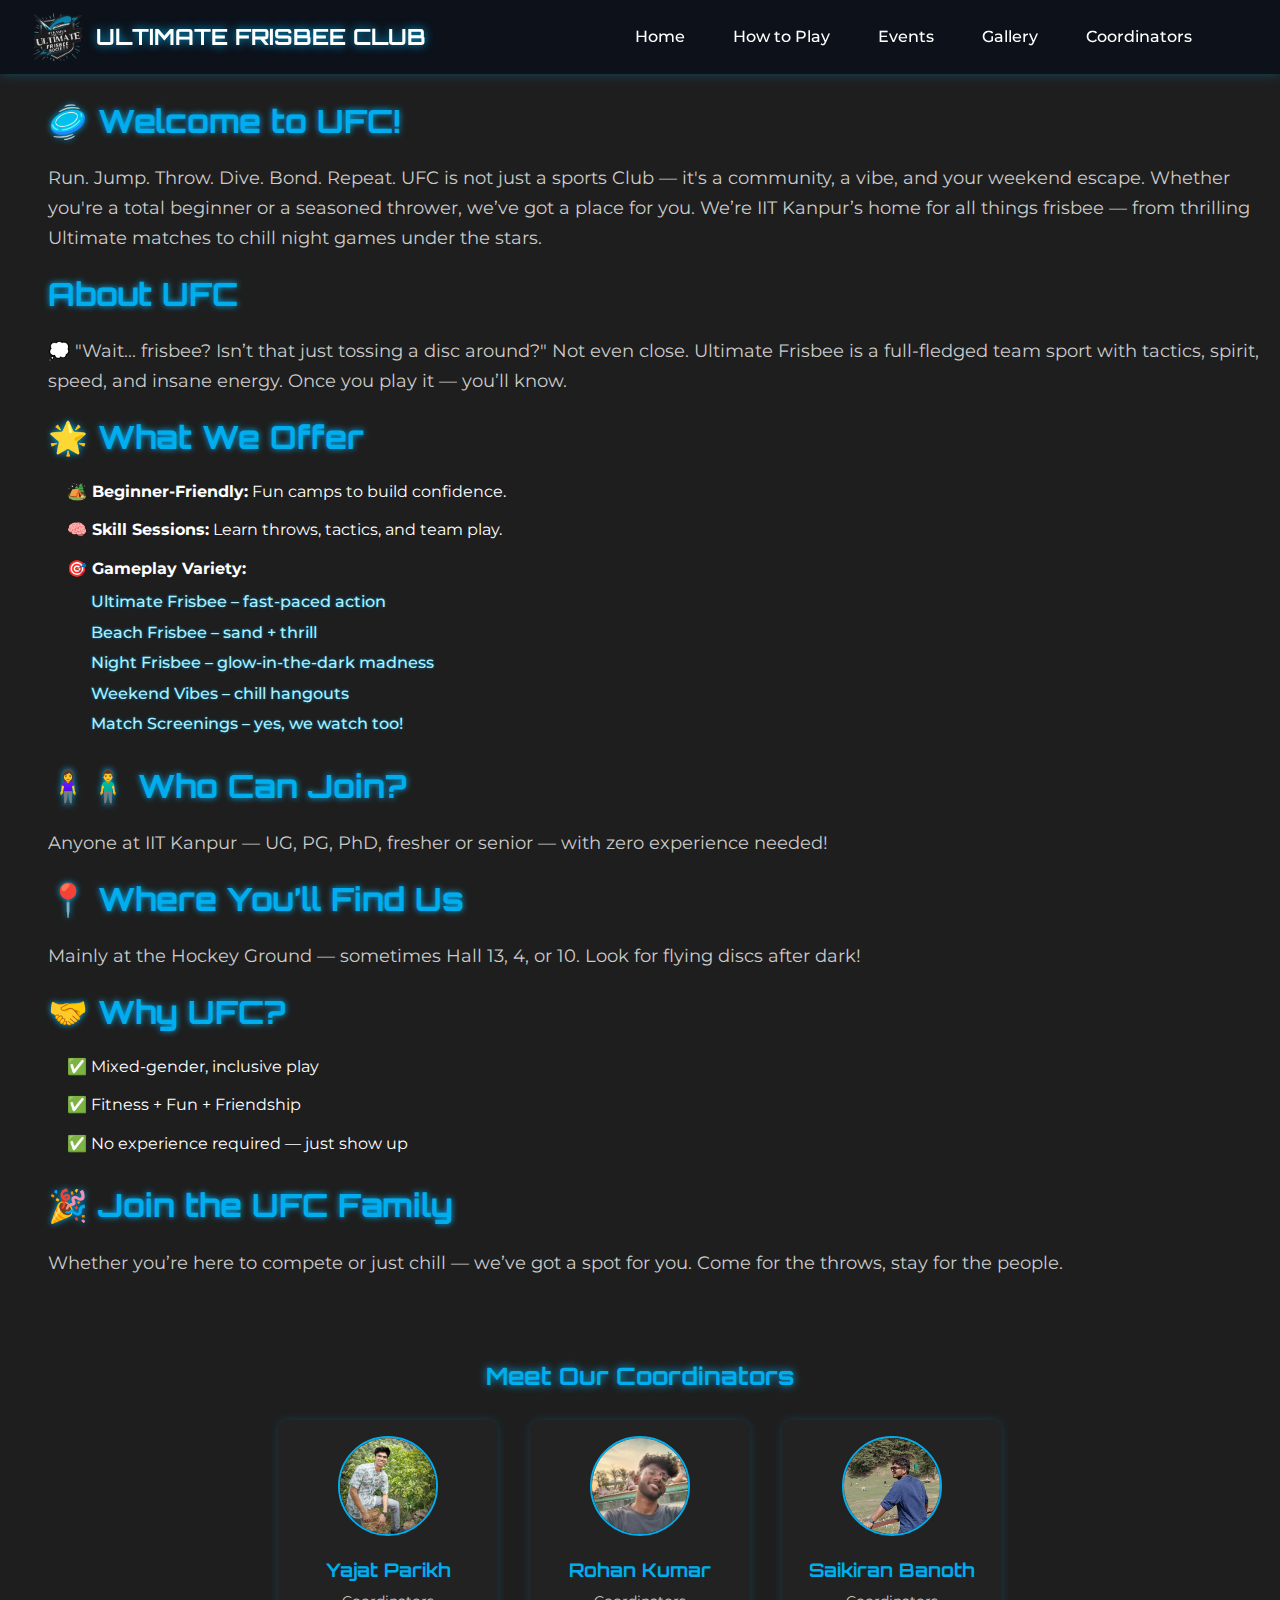
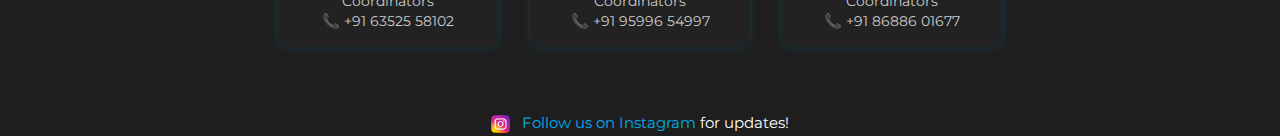
<file: index.html>
<!DOCTYPE html>
<html lang="en">
<head>
  <meta charset="UTF-8" />
  <meta name="viewport" content="width=device-width, initial-scale=1.0"/>
  <title>Ultimate Frisbee Club | IIT Kanpur</title>
  <link href="https://fonts.googleapis.com/css2?family=Orbitron:wght@600&family=Montserrat&display=swap" rel="stylesheet">
  <link rel="stylesheet" href="style.css" />
</head>
<body>
 <header class="ufs-navbar">
  <div class="ufs-logo-title">
    <img src="images/logos/logo.jpg" alt="UFS Logo" class="ufs-logo" />
    <span class="ufs-title">ULTIMATE FRISBEE CLUB</span>
  </div>
  <!-- 🔽 Added hamburger toggle button -->
  <button class="nav-toggle" onclick="toggleNav()">☰</button>

  <nav class="ufs-nav">
    <ul class="ufs-nav-links" id="ufsNavLinks">
      <li><a href="index.html">Home</a></li>
      <li><a href="rules.html">How to Play</a></li>
      <li><a href="events.html">Events</a></li>
      <li><a href="gallery.html">Gallery</a></li>
      <li><a href="team.html">Coordinators</a></li>
    </ul>
  </nav>
</header>
  <section id="home" class="home-section">
  <h2>🥏 Welcome to UFC!</h2>
  <p>Run. Jump. Throw. Dive. Bond. Repeat.
UFC is not just a sports Club — it's a community, a vibe, and your weekend escape. Whether you're a total beginner or a seasoned thrower, we’ve got a place for you. We’re IIT Kanpur’s home for all things frisbee — from thrilling Ultimate matches to chill night games under the stars.
</p>
</section>
<section id="about" class="page-section">
  <h2>About UFC</h2>
  <p>
    💭 "Wait... frisbee? Isn’t that just tossing a disc around?"
Not even close.
Ultimate Frisbee is a full-fledged team sport with tactics, spirit, speed, and insane energy. Once you play it — you’ll know.
  </p>
  <h2>🌟 What We Offer</h2>
  <ul>
  <li><strong>🏕️ Beginner-Friendly:</strong> Fun camps to build confidence.</li>
  <li><strong>🧠 Skill Sessions:</strong> Learn throws, tactics, and team play.</li>
  <li>
    <strong>🎯 Gameplay Variety:</strong>
    <ul>
      <h4>Ultimate Frisbee – fast-paced action</h4>
      <h4>Beach Frisbee – sand + thrill</h4>
      <h4>Night Frisbee – glow-in-the-dark madness</h4>
      <h4>Weekend Vibes – chill hangouts</h4>
      <h4>Match Screenings – yes, we watch too!</h4>
    </ul>
  </li>
</ul>

  <h2>🧍‍♀️🧍‍♂️ Who Can Join?</h2>
  <p>Anyone at IIT Kanpur — UG, PG, PhD, fresher or senior — with zero experience needed!</p>

  <h2>📍 Where You’ll Find Us</h2>
  <p>Mainly at the Hockey Ground — sometimes Hall 13, 4, or 10. Look for flying discs after dark!</p>

  <h2>🤝 Why UFC?</h2>
  <ul>
    <li>✅ Mixed-gender, inclusive play</li>
    <li>✅ Fitness + Fun + Friendship</li>
    <li>✅ No experience required — just show up</li>
  </ul>

  <h2>🎉 Join the UFC Family</h2>
  <p>Whether you’re here to compete or just chill — we’ve got a spot for you. Come for the throws, stay for the people.</p>
</section>
<section class="contact-section">
  <h2>Meet Our Coordinators</h2>
  <div class="contact-cards">
    <div class="contact-card">
      <img src="images/team/yajat.jpeg" alt="Yajat Parikh" />
      <h3>Yajat Parikh</h3>
      <p class="desc">Coordinators<br>📞 +91 63525 58102</p>
    </div>
    <div class="contact-card">
      <img src="images/team/rohan.jpeg" alt="Rohan Kumar" />
      <h3>Rohan Kumar</h3>
      <p class="desc">Coordinators<br>📞 +91 95996 54997</p>
    </div>
    <div class="contact-card">
      <img src="images/team/saikiran.jpg" alt="Saikiran Banoth" />
      <h3>Saikiran Banoth</h3>
      <p class="desc">Coordinators<br>📞 +91 86886 01677</p>
    </div>
  </div>
</section>

<div class="footer">
  <p>
    <img src="images/logos/instagram.png" alt="Instagram" class="icon">
    <a href="https://www.instagram.com/ultimatefrisbee_iitk/" target="_blank">Follow us on Instagram</a> for updates!
  </p>
</div>
  <script src="script.js"></script>
</body>
</html>
</file>
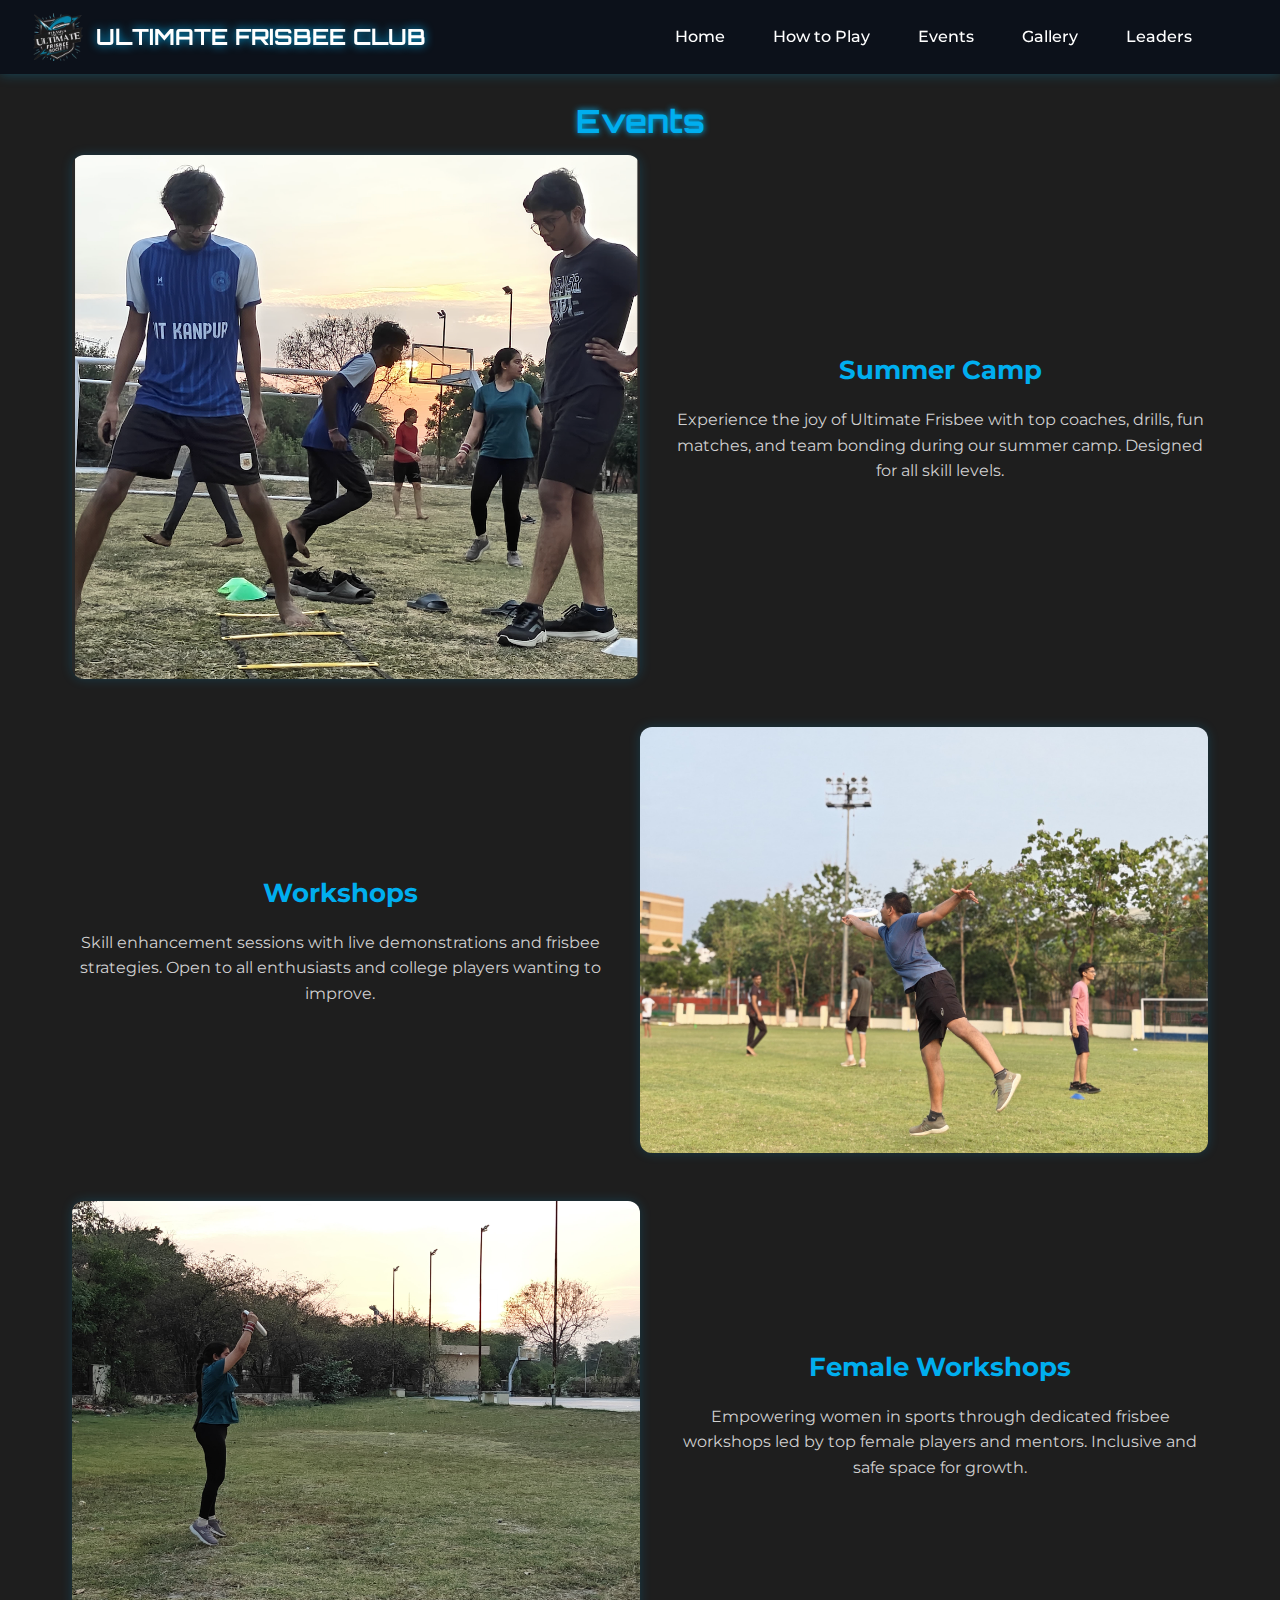
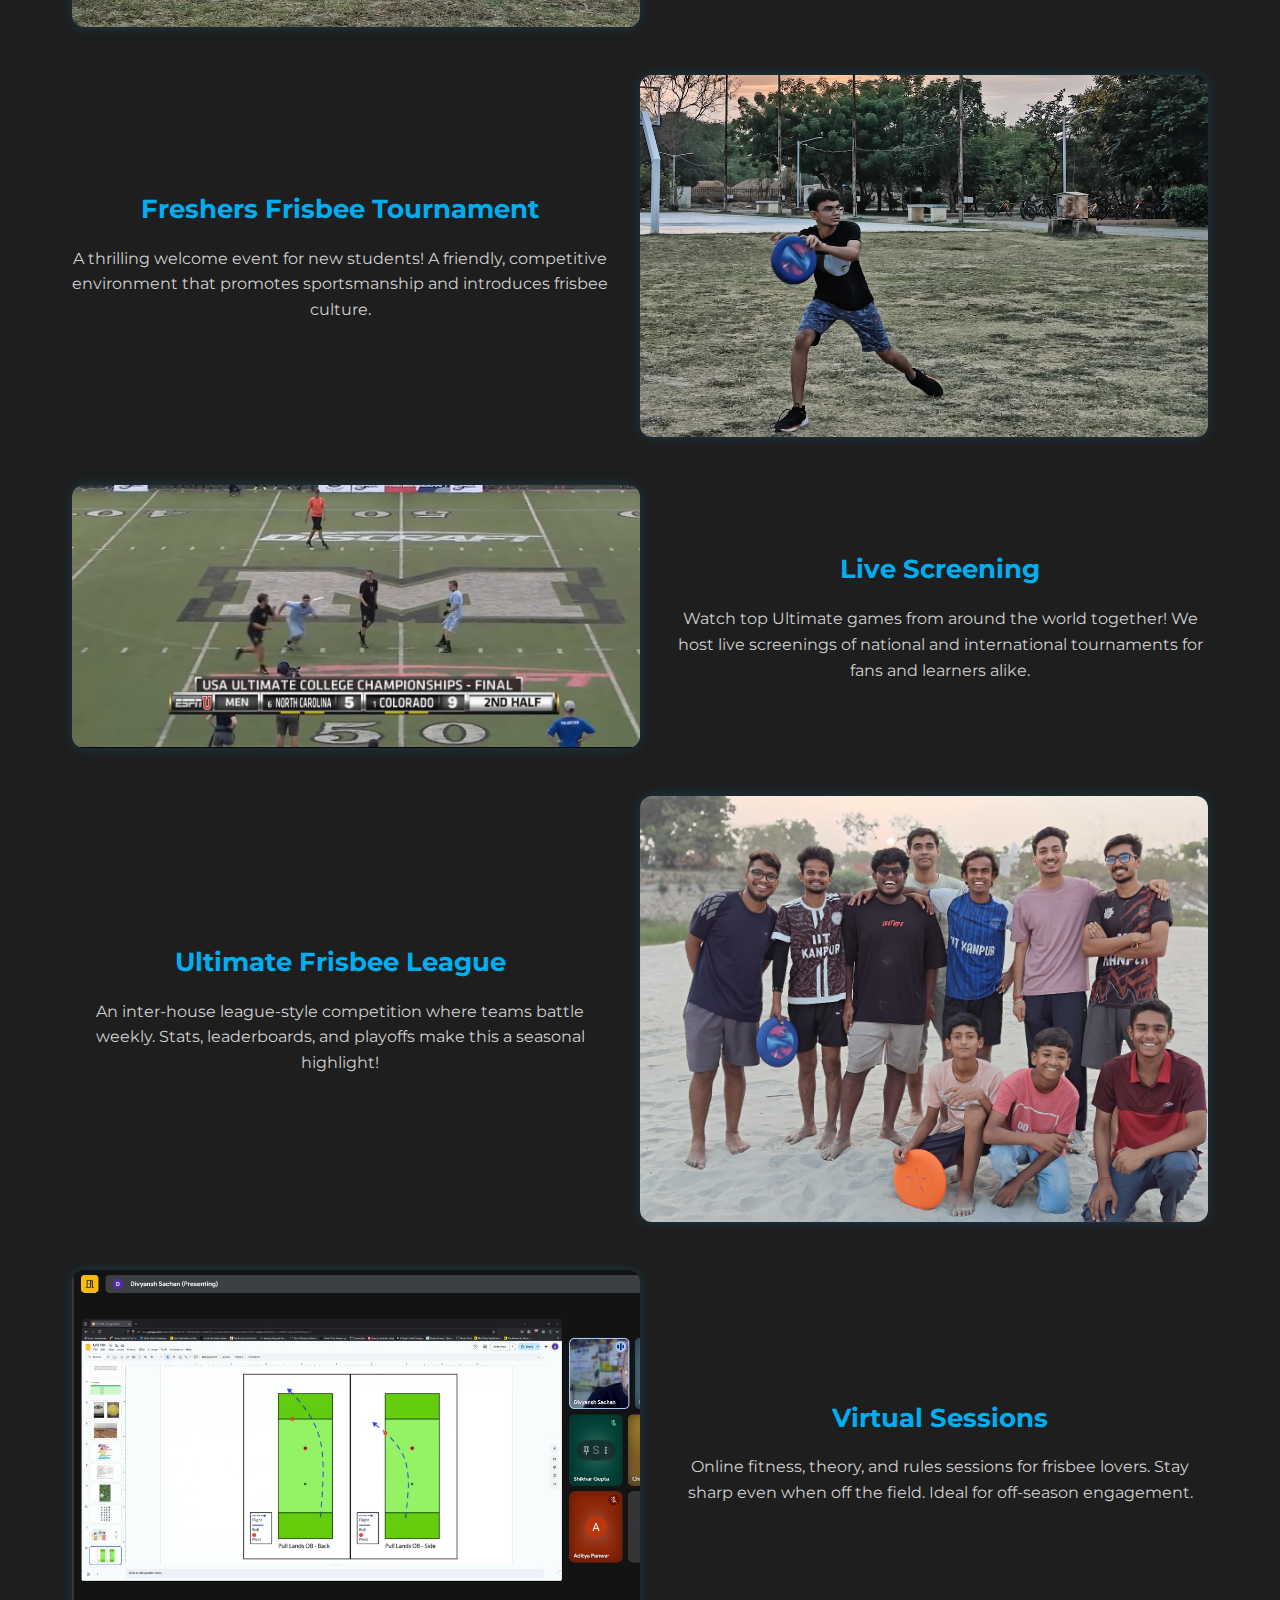
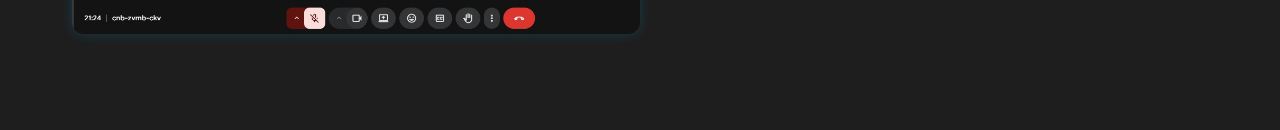
<file: events.html>
<!DOCTYPE html>
<html lang="en">
<head>
  <meta charset="UTF-8" />
  <meta name="viewport" content="width=device-width, initial-scale=1.0"/>
  <title>UFS Events</title>
  <link href="https://fonts.googleapis.com/css2?family=Orbitron:wght@600&family=Montserrat&display=swap" rel="stylesheet">
  <link rel="stylesheet" href="style.css" />
</head>
<body>
  <!-- Navbar -->
  <nav class="ufs-navbar">
    <div class="ufs-logo-title">
      <img src="images/logos/logo.jpg" alt="UFS Logo" class="ufs-logo" />
      <span class="ufs-title">ULTIMATE FRISBEE CLUB</span>
    </div>
    <button class="nav-toggle" onclick="toggleNav()">☰</button>
    <div class="ufs-nav">
      <ul class="ufs-nav-links" id="ufsNavLinks">
        <li><a href="index.html">Home</a></li>
        <li><a href="rules.html">How to Play</a></li>
        <li><a href="events.html">Events</a></li>
        <li><a href="gallery.html">Gallery</a></li>
        <li><a href="team.html">Leaders</a></li>
      </ul>
    </div>
  </nav>
  <!-- Events -->
  <main class="events-section">
    <h2 class="events-heading">Events</h2>

    <div class="event-block">
      <img src="images/events/summerCamp.png" alt="Summer Camp" class="event-img" />
      <div class="event-content">
        <h3>Summer Camp</h3>
        <p>Experience the joy of Ultimate Frisbee with top coaches, drills, fun matches, and team bonding during our summer camp. Designed for all skill levels.</p>
      </div>
    </div>

    <div class="event-block reverse">
      <img src="images/events/workshop.jpg" alt="Workshops" class="event-img" />
      <div class="event-content">
        <h3>Workshops</h3>
        <p>Skill enhancement sessions with live demonstrations and frisbee strategies. Open to all enthusiasts and college players wanting to improve.</p>
      </div>
    </div>

    <div class="event-block">
      <img src="images/events/WhatsApp Image 2025-05-29 at 22.11.07.jpeg" alt="Female Workshops" class="event-img" />
      <div class="event-content">
        <h3>Female Workshops</h3>
        <p>Empowering women in sports through dedicated frisbee workshops led by top female players and mentors. Inclusive and safe space for growth.</p>
      </div>
    </div>

    <div class="event-block reverse">
      <img src="images/events/WhatsApp Image 2025-05-29 at 22.11.06.jpeg" alt="Freshers Tournament" class="event-img" />
      <div class="event-content">
        <h3>Freshers Frisbee Tournament</h3>
        <p>A thrilling welcome event for new students! A friendly, competitive environment that promotes sportsmanship and introduces frisbee culture.</p>
      </div>
    </div>

    <div class="event-block">
      <img src="images/events/screening.jpg" alt="Live Screening" class="event-img" />
      <div class="event-content">
        <h3>Live Screening</h3>
        <p>Watch top Ultimate games from around the world together! We host live screenings of national and international tournaments for fans and learners alike.</p>
      </div>
    </div>

    <div class="event-block reverse">
      <img src="images/events/ultimate frisbee league.jpg" alt="Frisbee League" class="event-img" />
      <div class="event-content">
        <h3>Ultimate Frisbee League</h3>
        <p>An inter-house league-style competition where teams battle weekly. Stats, leaderboards, and playoffs make this a seasonal highlight!</p>
      </div>
    </div>

    <div class="event-block">
      <img src="images/events/virtualSession.jpg" alt="Virtual Sessions" class="event-img" />
      <div class="event-content">
        <h3>Virtual Sessions</h3>
        <p>Online fitness, theory, and rules sessions for frisbee lovers. Stay sharp even when off the field. Ideal for off-season engagement.</p>
      </div>
    </div>
  </main>

  <script src="script.js"></script>
</body>
</html>
</file>
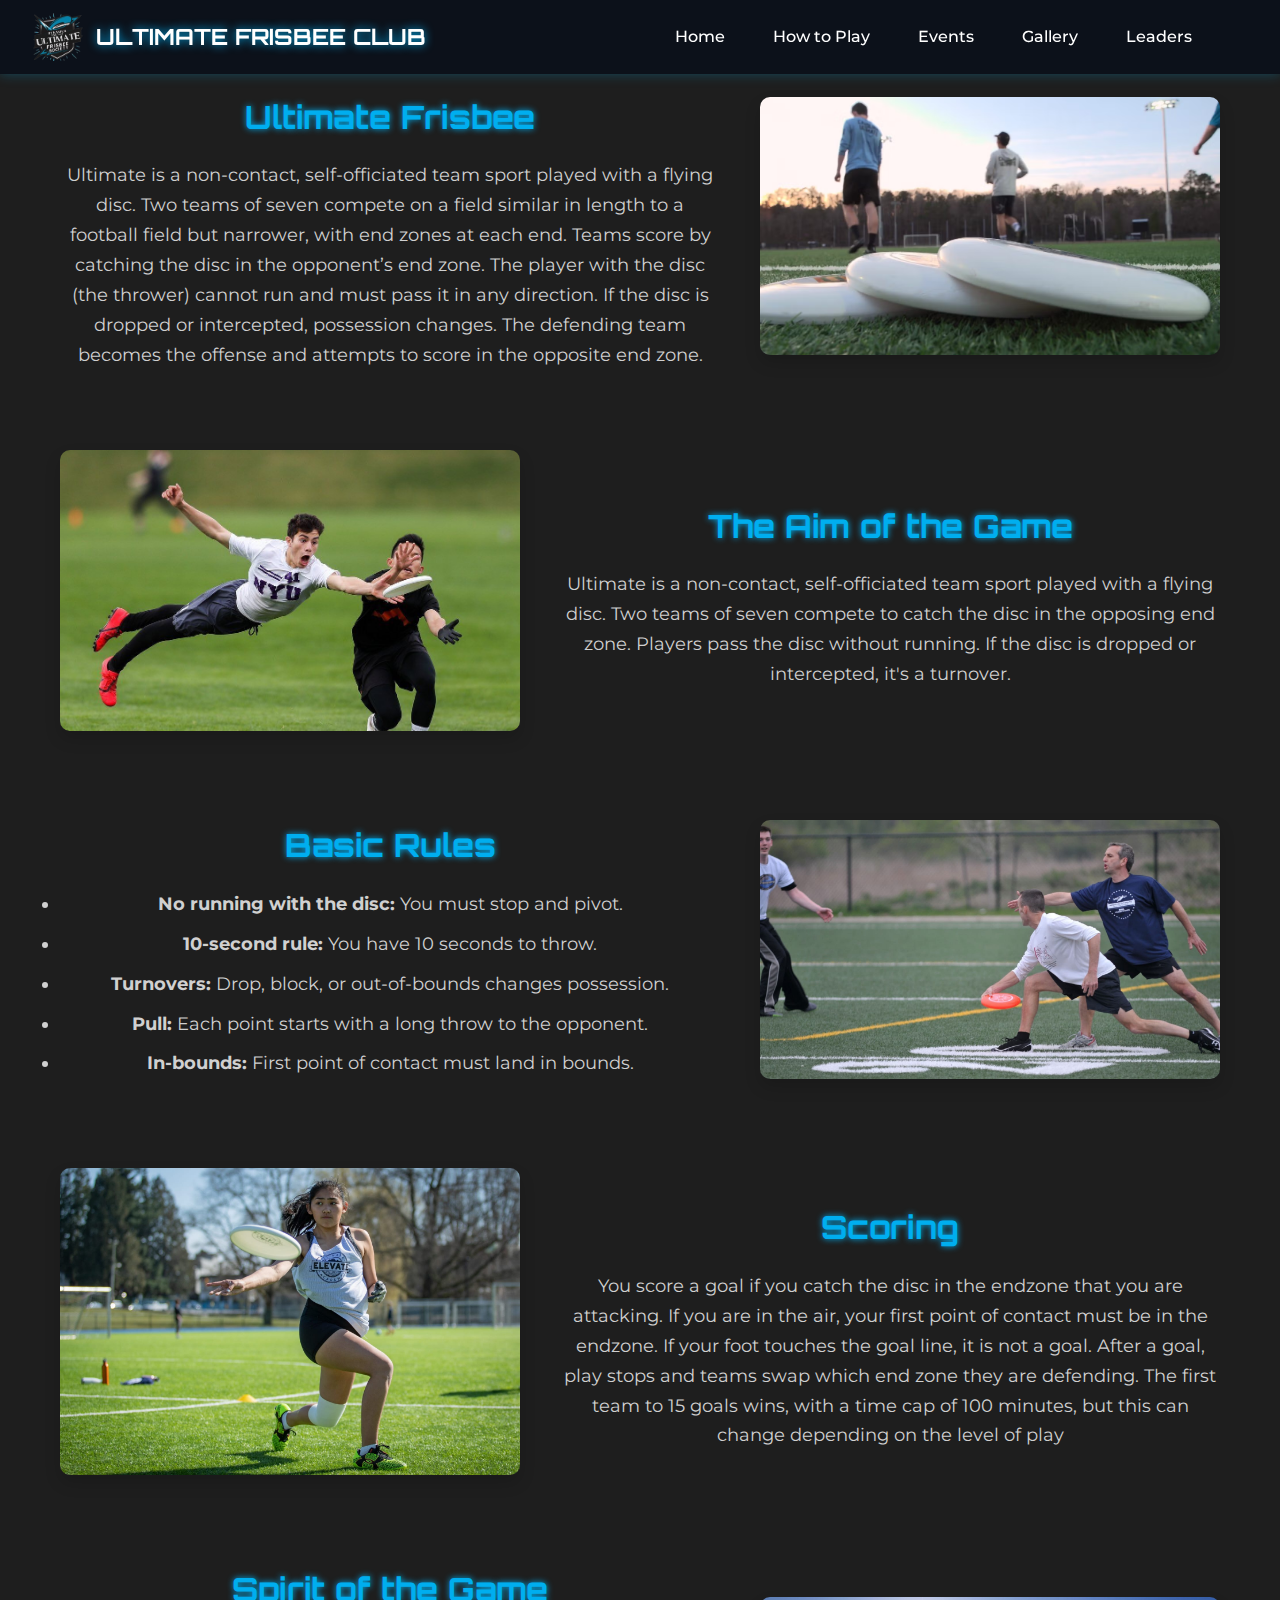
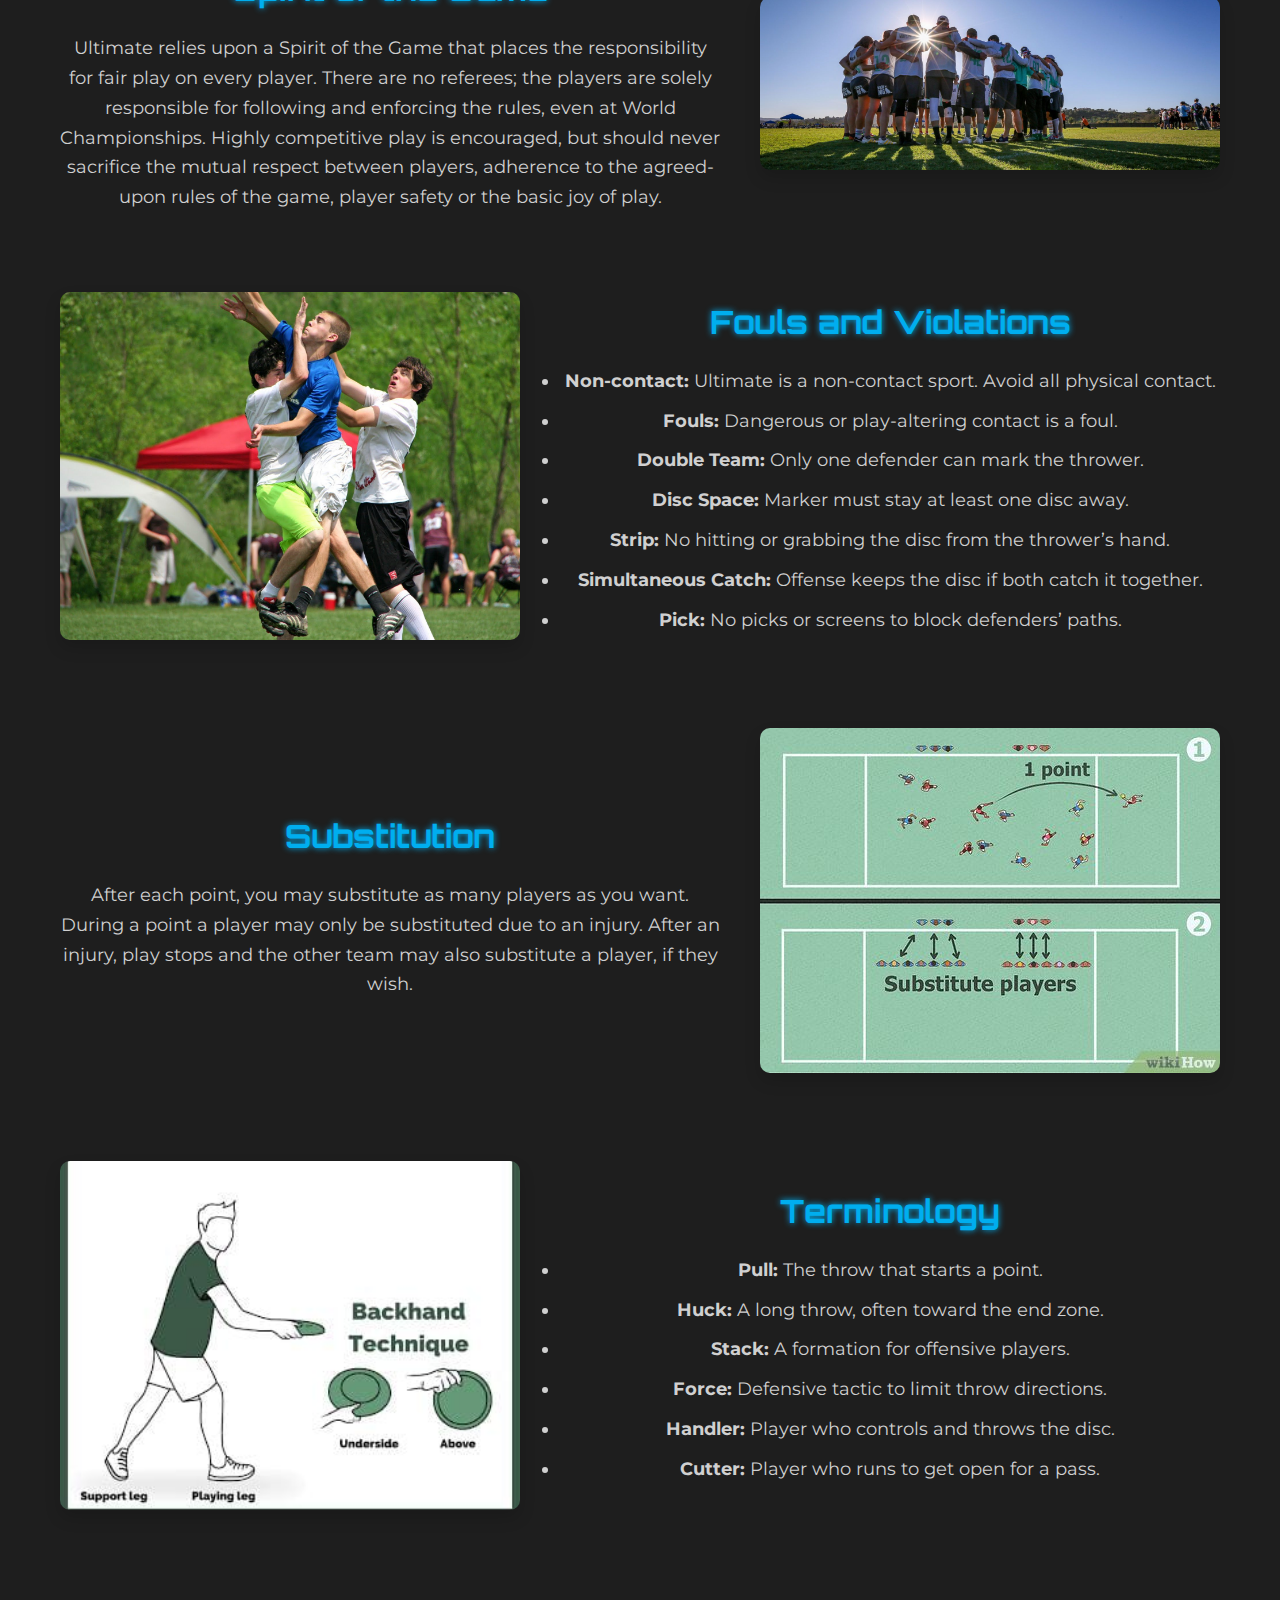
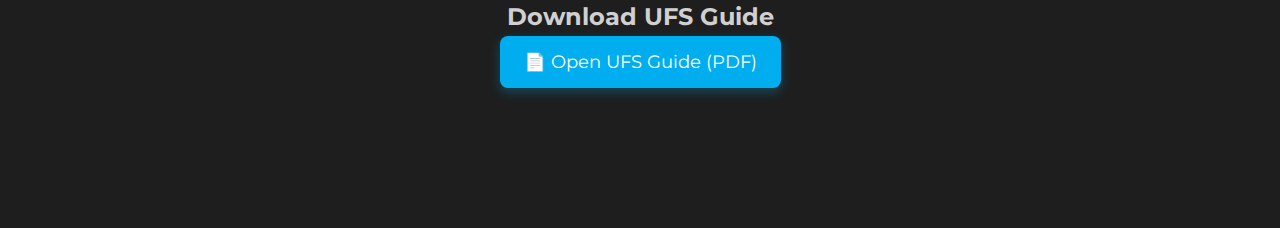
<file: rules.html>
<!DOCTYPE html>
<html lang="en">
<head>
  <meta charset="UTF-8" />
  <meta name="viewport" content="width=device-width, initial-scale=1.0"/>
  <title>Ultimate Frisbee Society | IIT Kanpur</title>
  <link href="https://fonts.googleapis.com/css2?family=Orbitron:wght@600&family=Montserrat&display=swap" rel="stylesheet">
  <link rel="stylesheet" href="style.css" />
</head>
<body class="rulesBody">
  <header class="ufs-navbar">
    <div class="ufs-logo-title">
      <img src="images/logos/logo.jpg" alt="UFS Logo" class="ufs-logo" />
      <span class="ufs-title">ULTIMATE FRISBEE CLUB</span>
    </div>
    <button class="nav-toggle" onclick="toggleNav()">☰</button>
    <nav class="ufs-nav">
      <ul class="ufs-nav-links" id="ufsNavLinks">
        <li><a href="index.html">Home</a></li>
        <li><a href="rules.html">How to Play</a></li>
        <li><a href="events.html">Events</a></li>
        <li><a href="gallery.html">Gallery</a></li>
        <li><a href="team.html">Leaders</a></li>
      </ul>
    </nav>
  </header>

  <main class="ufs-wrapper">
    <section class="ufs-section">
      <div class="section-content">
        <div class="ufs-text">
          <h2>Ultimate Frisbee</h2>
          <p>Ultimate is a non-contact, self-officiated team sport played with a flying disc. Two teams of seven compete on a field similar in length to a football field but narrower, with end zones at each end. Teams score by catching the disc in the opponent’s end zone. The player with the disc (the thrower) cannot run and must pass it in any direction. If the disc is dropped or intercepted, possession changes. The defending team becomes the offense and attempts to score in the opposite end zone.</p>
        </div>
        <div class="ufs-img">
          <img src="images/howToPlay/pic1.avif" alt="Frisbee action shot" />
        </div>
      </div>
    </section>

    <section class="ufs-section">
      <div class="section-content reverse">
        <div class="ufs-text">
          <h2>The Aim of the Game</h2>
          <p>Ultimate is a non-contact, self-officiated team sport played with a flying disc. Two teams of seven compete to catch the disc in the opposing end zone. Players pass the disc without running. If the disc is dropped or intercepted, it's a turnover.</p>
        </div>
        <div class="ufs-img">
          <img src="images/howToPlay/pic2.jpg" alt="Aim of game" />
        </div>
      </div>
    </section>

    <section class="ufs-section">
      <div class="section-content">
        <div class="ufs-text">
          <h2>Basic Rules</h2>
          <ul>
            <li><strong>No running with the disc:</strong> You must stop and pivot.</li>
            <li><strong>10-second rule:</strong> You have 10 seconds to throw.</li>
            <li><strong>Turnovers:</strong> Drop, block, or out-of-bounds changes possession.</li>
            <li><strong>Pull:</strong> Each point starts with a long throw to the opponent.</li>
            <li><strong>In-bounds:</strong> First point of contact must land in bounds.</li>
          </ul>
        </div>
        <div class="ufs-img">
          <img src="images/howToPlay/PHOTO-2025-06-23-14-43-50.jpg" alt="Rules" />
        </div>
      </div>
    </section>

    <section class="ufs-section">
      <div class="section-content reverse">
        <div class="ufs-text">
          <h2>Scoring</h2>
          <p>You score a goal if you catch the disc in the endzone that you are
attacking. If you are in the air, your first point of contact must be in the
endzone. If your foot touches the goal line, it is not a goal. After a goal,
play stops and teams swap which end zone they are defending. The
first team to 15 goals wins, with a time cap of 100 minutes, but this can
change depending on the level of play</p>
        </div>
        <div class="ufs-img">
          <img src="images/howToPlay/PHOTO-2025-06-23-14-43-51 2.jpg" alt="Scoring" />
        </div>
      </div>
    </section>

    <section class="ufs-section">
      <div class="section-content">
        <div class="ufs-text">
          <h2>Spirit of the Game</h2>
          <p>Ultimate relies upon a Spirit of the Game that places the responsibility
for fair play on every player. There are no referees; the players are
solely responsible for following and enforcing the rules, even at World
Championships. Highly competitive play is encouraged, but should
never sacrifice the mutual respect between players, adherence to the
agreed-upon rules of the game, player safety or the basic joy of play.</p>
        </div>
        <div class="ufs-img">
          <img src="images/howToPlay/spirit of the game.jpg" alt="Spirit" />
        </div>
      </div>
    </section>

    <section class="ufs-section">
  <div class="section-content reverse">
    <div class="ufs-text">
      <h2>Fouls and Violations</h2>
      <ul>
        <li><strong>Non-contact:</strong> Ultimate is a non-contact sport. Avoid all physical contact.</li>
        <li><strong>Fouls:</strong> Dangerous or play-altering contact is a foul.</li>
        <li><strong>Double Team:</strong> Only one defender can mark the thrower.</li>
        <li><strong>Disc Space:</strong> Marker must stay at least one disc away.</li>
        <li><strong>Strip:</strong> No hitting or grabbing the disc from the thrower’s hand.</li>
        <li><strong>Simultaneous Catch:</strong> Offense keeps the disc if both catch it together.</li>
        <li><strong>Pick:</strong> No picks or screens to block defenders’ paths.</li>
      </ul>
    </div>
    <div class="ufs-img">
      <img src="images/howToPlay/foul and violation.jpg" alt="fouls" />
    </div>
  </div>
</section>

    <section class="ufs-section">
      <div class="section-content">
        <div class="ufs-text">
          <h2>Substitution</h2>
          <p>After each point, you may substitute as many players as you want.
During a point a player may only be substituted due to an injury. After
an injury, play stops and the other team may also substitute a player, if
they wish.</p>
        </div>
        <div class="ufs-img">
          <img src="images/howToPlay/PHOTO-2025-06-23-14-43-50 2.jpg" alt="Substitution" />
        </div>
      </div>
    </section>

    <section class="ufs-section">
      <div class="section-content reverse">
        <div class="ufs-text">
          <h2>Terminology</h2>
          <ul>
            <li><strong>Pull:</strong> The throw that starts a point.</li>
            <li><strong>Huck:</strong> A long throw, often toward the end zone.</li>
            <li><strong>Stack:</strong> A formation for offensive players.</li>
            <li><strong>Force:</strong> Defensive tactic to limit throw directions.</li>
            <li><strong>Handler:</strong> Player who controls and throws the disc.</li>
            <li><strong>Cutter:</strong> Player who runs to get open for a pass.</li>
          </ul>
        </div>
        <div class="ufs-img">
          <img src="images/howToPlay/PHOTO-2025-06-23-14-49-23.jpg" alt="Terminology" />
        </div>
      </div>
    </section>

    <section class="ufs-section ufs-download">
      <h2>Download UFS Guide</h2>
      <a href="howToPlayDoc/HowToPlay.pdf" target="_blank" class="pdf-button">📄 Open UFS Guide (PDF)</a>
    </section>
  </main>
  <script src="script.js"></script>
</body>
</html>
</file>
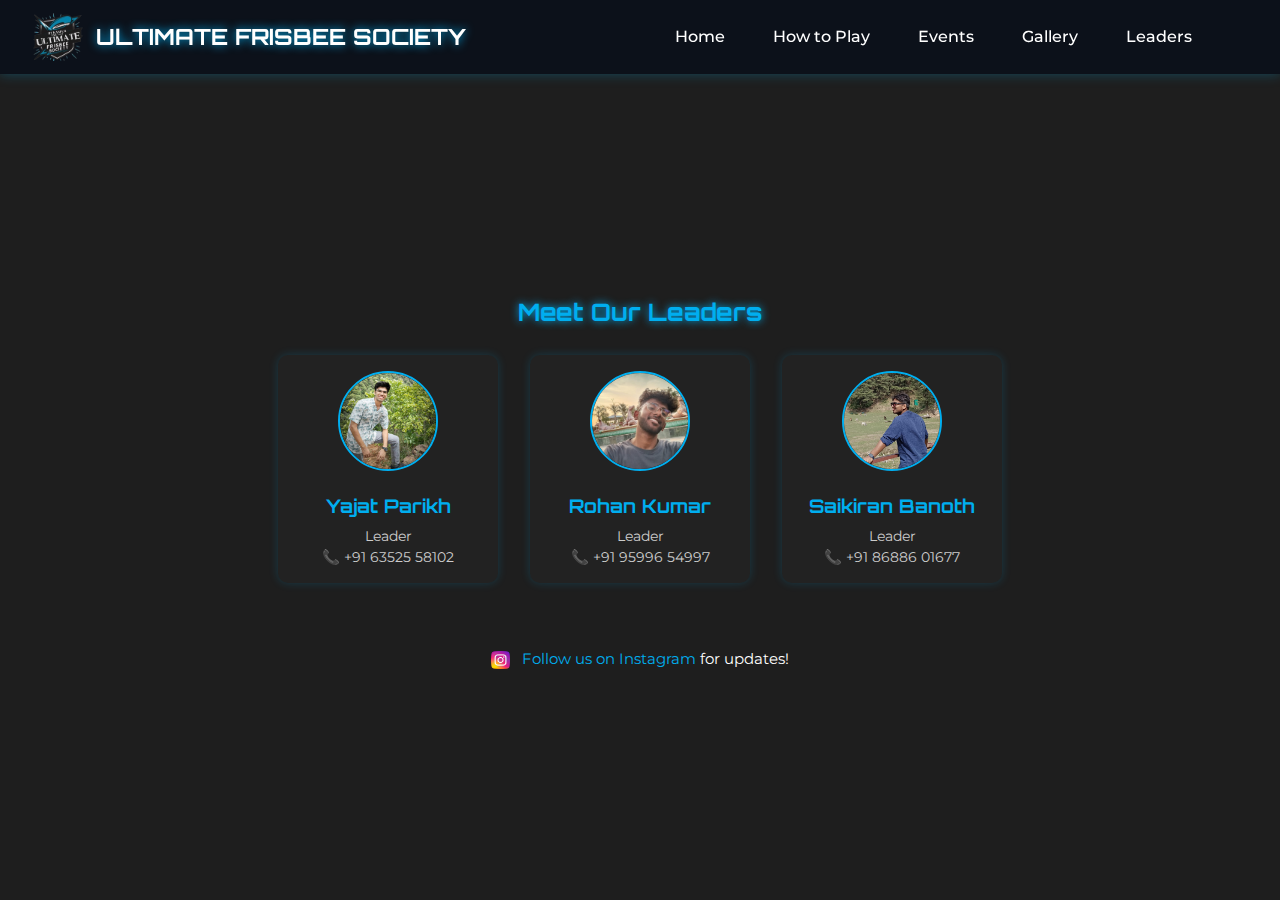
<file: team.html>
<!DOCTYPE html>
<html lang="en">
<head>
  <meta charset="UTF-8" />
  <meta name="viewport" content="width=device-width, initial-scale=1.0"/>
  <title>Ultimate Frisbee Society | IIT Kanpur</title>
  <link href="https://fonts.googleapis.com/css2?family=Orbitron:wght@600&family=Montserrat&display=swap" rel="stylesheet">
  <link rel="stylesheet" href="style.css"> <!-- optional shared styling -->
</head>
<body>

  <header class="ufs-navbar">
    <div class="ufs-logo-title">
      <img src="images/logos/logo.jpg" alt="UFS Logo" class="ufs-logo" />
      <span class="ufs-title">ULTIMATE FRISBEE SOCIETY</span>
    </div>
    <button class="nav-toggle" onclick="toggleNav()">☰</button>
    <nav class="ufs-nav">
      <ul class="ufs-nav-links" id="ufsNavLinks">
        <li><a href="index.html">Home</a></li>
        <li><a href="rules.html">How to Play</a></li>
        <li><a href="events.html">Events</a></li>
        <li><a href="gallery.html">Gallery</a></li>
        <li><a href="team.html">Leaders</a></li>
      </ul>
    </nav>
  </header>
  <section class="contact-section">
  <h2>Meet Our Leaders</h2>
  <div class="contact-cards">
    <div class="contact-card">
      <img src="images/team/yajat.jpeg" alt="Yajat Parikh" />
      <h3>Yajat Parikh</h3>
      <p class="desc">Leader<br>📞 +91 63525 58102</p>
    </div>
    <div class="contact-card">
      <img src="images/team/rohan.jpeg" alt="Rohan Kumar" />
      <h3>Rohan Kumar</h3>
      <p class="desc">Leader<br>📞 +91 95996 54997</p>
    </div>
    <div class="contact-card">
      <img src="images/team/saikiran.jpg" alt="Saikiran Banoth" />
      <h3>Saikiran Banoth</h3>
      <p class="desc">Leader<br>📞 +91 86886 01677</p>
    </div>
  </div>
</section>

<div class="footer">
  <p>
    <img src="images/logos/instagram.png" alt="Instagram" class="icon">
    <a href="https://www.instagram.com/ultimatefrisbee_iitk/" target="_blank">Follow us on Instagram</a> for updates!
  </p>
</div>
  <script src="script.js"></script>
</body>
</html>
</file>
<file: style.css>
/* Reset */
* {
  margin: 0;
  padding: 0;
  box-sizing: border-box;
}

html {
  scroll-behavior: smooth;
}

body {
  margin: 0;
  padding: 0;
  font-family: 'Montserrat', sans-serif;
  background-color: #1e1e1e;
  color: white;
  line-height: 1.6;
  display: flex;
  flex-direction: column;
  align-items: center;
  justify-content: center;
  min-height: 100vh;
  text-align: center;
  position: relative;
  overflow-x: hidden;
  overflow-y: auto;
  scrollbar-width: none;
  -ms-overflow-style: none;
}

body::-webkit-scrollbar {
  display: none;
}
/* Footer */
.footer {
  margin-top: 2rem;
  font-size: 0.95rem;
  z-index: 1;
}

.footer a {
  color: #00AEEF;
  text-decoration: none;
}

.footer a:hover {
  text-decoration: underline;
}

.contacts {
  margin-top: 1.5rem;
  z-index: 1;
  font-size: 0.95rem;
  line-height: 1.6;
}

.icon {
  height: 1.2em;
  vertical-align: middle;
  margin-right: 8px;
}

/* Navbar */
/* 🌐 Base Navbar Styling */
.ufs-navbar {
  width: 100%;
  padding: 0.8rem 2rem;
  background-color: #0c111a;
  display: flex;
  align-items: center;
  justify-content: space-between;
  position: fixed;
  top: 0;
  z-index: 999;
  box-shadow: 0 0 12px rgba(0, 174, 239, 0.3);
  flex-wrap: wrap;
}

.ufs-logo-title {
  display: flex;
  align-items: center;
  gap: 12px;
  flex-shrink: 1;
  min-width: 0;
  max-width: 100%;
}

.ufs-logo {
  height: 48px;
  width: auto;
  border-radius: 6px;
  flex-shrink: 0;
}

.ufs-title {
  font-family: 'Orbitron', sans-serif;
  font-size: 1.4rem;
  color: #ffffff;
  font-weight: 700;
  text-shadow: 0 0 10px #00AEEF;
  white-space: nowrap;
}

.ufs-nav {
  flex-grow: 1;
  display: flex;
  justify-content: flex-end;
  max-width: 100%;
  margin-right: 3.5rem;
}

.ufs-nav-links {
  list-style: none;
  display: flex;
  gap: 3rem;
  margin: 0;
  padding: 0;
  flex-wrap: wrap;
  transition: all 0.3s ease;
}

.ufs-nav-links li a {
  color: #ffffff;
  text-decoration: none;
  font-family: 'Montserrat', sans-serif;
  font-weight: 500;
  font-size: 1rem;
  padding: 0.3rem 0;
  transition: all 0.3s ease;
  position: relative;
  white-space: nowrap;
}

.ufs-nav-links li a::after {
  content: '';
  position: absolute;
  left: 0;
  bottom: -4px;
  width: 0;
  height: 2px;
  background: #00AEEF;
  transition: width 0.3s ease;
}

.ufs-nav-links li a:hover {
  color: #00AEEF;
}

.ufs-nav-links li a:hover::after {
  width: 100%;
}

/* 🍔 Hamburger Toggle */
.nav-toggle {
  display: none;
  font-size: 2rem;
  background: none;
  border: none;
  color: white;
  cursor: pointer;
}

/* 📱 Responsive Styles */
@media (max-width: 768px) {
  .ufs-navbar {
    padding: 0.5rem 1rem;
  }

  .ufs-logo {
    height: 40px;
  }

  .ufs-title {
    font-size: 1.1rem;
  }

  .ufs-nav {
    margin-right: 0;
    width: 100%;
    justify-content: flex-end;
  }

  .nav-toggle {
    display: block;
  }

  .ufs-nav-links {
    display: none;
    flex-direction: column;
    position: absolute;
    top: 60px;
    right: 10px;
    background-color: #0b111f;
    padding: 12px 16px;
    border-radius: 8px;
    box-shadow: 0 8px 16px rgba(0, 174, 239, 0.15);
    z-index: 1000;
  }

  .ufs-nav-links.show {
    display: flex;
  }

  .ufs-nav-links li {
    margin: 10px 0;
  }
  @media (max-width: 768px) {
  .ufs-title {
    font-size: 3vw;
  }
}

@media (max-width: 480px) {
  .ufs-title {
    font-size: 3vw;
  }
}
}
/* 
.ufs-welcome {
  padding: 0rem 1rem;
  max-width: 1000px;
  margin: auto;
  font-family: 'Montserrat', sans-serif;
  line-height: 1.7;
  color: #d0d0d0;
} */

/* === Left-Aligned Home Page Styles === */
.home-section {
  z-index: 1;
}

.home-section h2 {
  margin-top: 6rem;
}

.home-section,
.page-section{
  text-align: left;
  padding-left: 3rem;
  margin: 0 auto;
  max-width: 1350px;
  z-index: 1;
}

.home-section h2,
.page-section h2{
  text-align: left;
  font-size: 2rem;
  margin-bottom: 1rem;
  color: #00AEEF;
  font-family: 'Orbitron', sans-serif;
  text-shadow: 0 0 6px #00AEEF;
}

.home-section p,
.page-section p {
  text-align: left;
  font-size: 1.1rem;
  color: #ccc;
  margin-bottom: 1rem;
  line-height: 1.7;
}
.page-section > * {
  margin-bottom: 1.2rem;
}

.page-section ul {
  margin-top: 0.5rem;
  margin-bottom: 1.5rem;
}

.page-section ul li {
  margin-bottom: 0.6rem;
  list-style-type: none;
}
.page-section ul {
  padding-left: 1.2rem;
  margin-bottom: 1.5rem;
}

.page-section ul li {
  text-align: left;
  font-size: 1rem;
  margin-bottom: 0.8rem;
}

.page-section ul ul {
  margin-top: 0.5rem;
  padding-left: 1.5rem;
  list-style-type: circle;
}

.page-section h4 {
  font-size: 1rem;
  font-weight: 500;
  color: #aeefff;
  margin: 0.3rem 0;
  font-family: 'Montserrat', sans-serif;
  text-shadow: 0 0 3px #007EAE;
}
@media (max-width: 768px) {
  .home-section,
  .page-section {
    margin: 1px;
  }
  .home-section h2 {
    margin-top: 4rem;
  }

  .page-section h2,
  .home-section h2 {
    font-size: 1.5rem;
  }

  .page-section ul {
    padding-left: 1rem;
  }

  .page-section ul ul {
    padding-left: 1.2rem;
  }
}
/* Contact Section */
.contact-section {
  margin-top: 2rem;
  padding: 2rem;
  z-index: 1;
}

.contact-section h2 {
  color: #00AEEF;
  text-shadow: 0 0 8px #00AEEF;
  margin-bottom: 1.5rem;
  font-family: 'Orbitron', sans-serif;
}

.contact-cards {
  display: flex;
  flex-wrap: wrap;
  gap: 2rem;
  justify-content: center;
}

.contact-card {
  background-color: #222;
  border-radius: 10px;
  padding: 1rem;
  text-align: center;
  width: 220px;
  box-shadow: 0 0 10px rgba(0, 174, 239, 0.2);
  transition: transform 0.3s;
}

.contact-card:hover {
  transform: translateY(-5px);
  box-shadow: 0 0 15px rgba(0, 174, 239, 0.4);
}

.contact-card img {
  width: 100px;
  height: 100px;
  object-fit: cover;
  border-radius: 50%;
  border: 2px solid #00AEEF;
  margin-bottom: 0.5rem;
}

.contact-card h3 {
  margin: 0.3rem 0;
  font-family: 'Orbitron', sans-serif;
  color: #00AEEF;
}

.contact-card .desc {
  font-size: 0.9rem;
  color: #ccc;
  font-family: 'Montserrat', sans-serif;
  line-height: 1.4;
}

/* Events Section */
.events-section {
  padding: 6rem 2rem 3rem;
  max-width: 1200px;
  margin: auto;
}

.events-heading {
  font-family: 'Orbitron', sans-serif;
  font-size: 2rem;
  color: #00AEEF;
  margin-bottom: 0.5rem;
  text-shadow: 0 0 6px #00AEEF;
}

.event-block {
  display: flex;
  align-items: center;
  gap: 2rem;
  margin-bottom: 3rem;
}

.event-block.reverse {
  flex-direction: row-reverse;
}

.event-img {
  width: 50%;
  height: auto;
  border-radius: 12px;
  box-shadow: 0 0 12px rgba(0, 174, 239, 0.2);
  transition: 1s ease;
}
.event-img:hover {
  scale: 1.01;
}

.event-content {
  width: 50%;
}

.event-content h3 {
  color: #00AEEF;
  font-size: 1.6rem;
  margin-bottom: 1rem;
}

.event-content p {
  color: #d0d0d0;
  font-size: 1rem;
  font-weight: 400;
}
@media (max-width: 768px) {
  .img-right,
  .event-block {
    flex-direction: column;
  }

  .event-img,
  .event-content {
    width: 100%;
  }

  .ufs-terms ul {
    columns: 1;
  }
}
/* how to play (rules page) styling*/
/* Base Wrapper */
.rulesBody {
  margin-top: 30px;
}
.ufs-wrapper {
  max-width: 1200px;
  margin: 60px auto;
  padding: 0 20px;
  font-family: 'Montserrat', sans-serif;
  color: #d0d0d0;
}

/* Section Container */
.ufs-section {
  margin-bottom: 80px;
}

.section-content {
  display: flex;
  align-items: center;
  justify-content: space-between;
  flex-wrap: wrap;
  gap: 40px;
}

.section-content.reverse {
  flex-direction: row-reverse;
}

.ufs-text {
  flex: 1 1 500px;
  font-size: 1.1rem;
  line-height: 1.7;
}

.ufs-text h2 {
  font-family: 'Orbitron', sans-serif;
  font-size: 2rem;
  color: #00AEEF;
  margin-bottom: 1rem;
  text-shadow: 0 0 6px #00AEEF;
}

.ufs-img {
  flex: 1 1 300px;
}

.ufs-img img {
  width: 100%;
  border-radius: 10px;
  box-shadow: 0 8px 16px rgba(0, 0, 0, 0.15);
}

.ufs-section ul {
  padding-left: 0;
}

.ufs-section li {
  margin-bottom: 10px;
}

/* Download Button */
.ufs-download {
  text-align: center;
  margin-top: 40px;
}

.pdf-button {
  display: inline-block;
  background-color: #00AEEF;
  color: #fff;
  padding: 12px 24px;
  font-size: 1.1rem;
  font-family: 'Montserrat', sans-serif;
  border: none;
  border-radius: 8px;
  text-decoration: none;
  transition: background-color 0.3s ease;
  box-shadow: 0 4px 12px rgba(0, 174, 239, 0.3);
}

.pdf-button:hover {
  background-color: #008bb9;
}

/* Responsive Design */
@media (max-width: 768px) {
  .section-content,
  .section-content.reverse {
    flex-direction: column;
    text-align: center;
  }

  .ufs-text {
    flex: 1 1 auto;
  }

  .ufs-img {
    flex: 1 1 auto;
  }

  .ufs-text h2 {
    font-size: 1.6rem;
  }
}
/* gallery page */
.gallery-section {
  padding: 4rem 2rem;
  max-width: 1200px;
  margin: auto;
  font-family: 'Montserrat', sans-serif;
}

.gallery-heading {
  margin-top: 30px;
  font-family: 'Orbitron', sans-serif;
  font-size: 2.5rem;
  text-align: center;
  color: #00AEEF;
  margin-bottom: 2rem;
  text-shadow: 0 0 5px #00AEEF;
}

.gallery-grid {
  display: grid;
  grid-template-columns: repeat(auto-fit, minmax(250px, 1fr));
  gap: 20px;
}

.gallery-grid img {
  width: 100%;
  border-radius: 10px;
  box-shadow: 0 8px 16px rgba(0,0,0,0.2);
  transition: transform 0.3s ease;
}
.gallery-grid video {
  width: 150%;
  border-radius: 10px;
  box-shadow: 0 8px 16px rgba(0,0,0,0.2);
  transition: transform 0.3s ease;
}

.gallery-grid img:hover {
  transform: scale(1.05);
}
@media (max-width: 768px) {
  .gallery-grid video {
  width: 100%;
  border-radius: 10px;
  box-shadow: 0 8px 16px rgba(0,0,0,0.2);
  transition: transform 0.3s ease;
}

}
</file>
